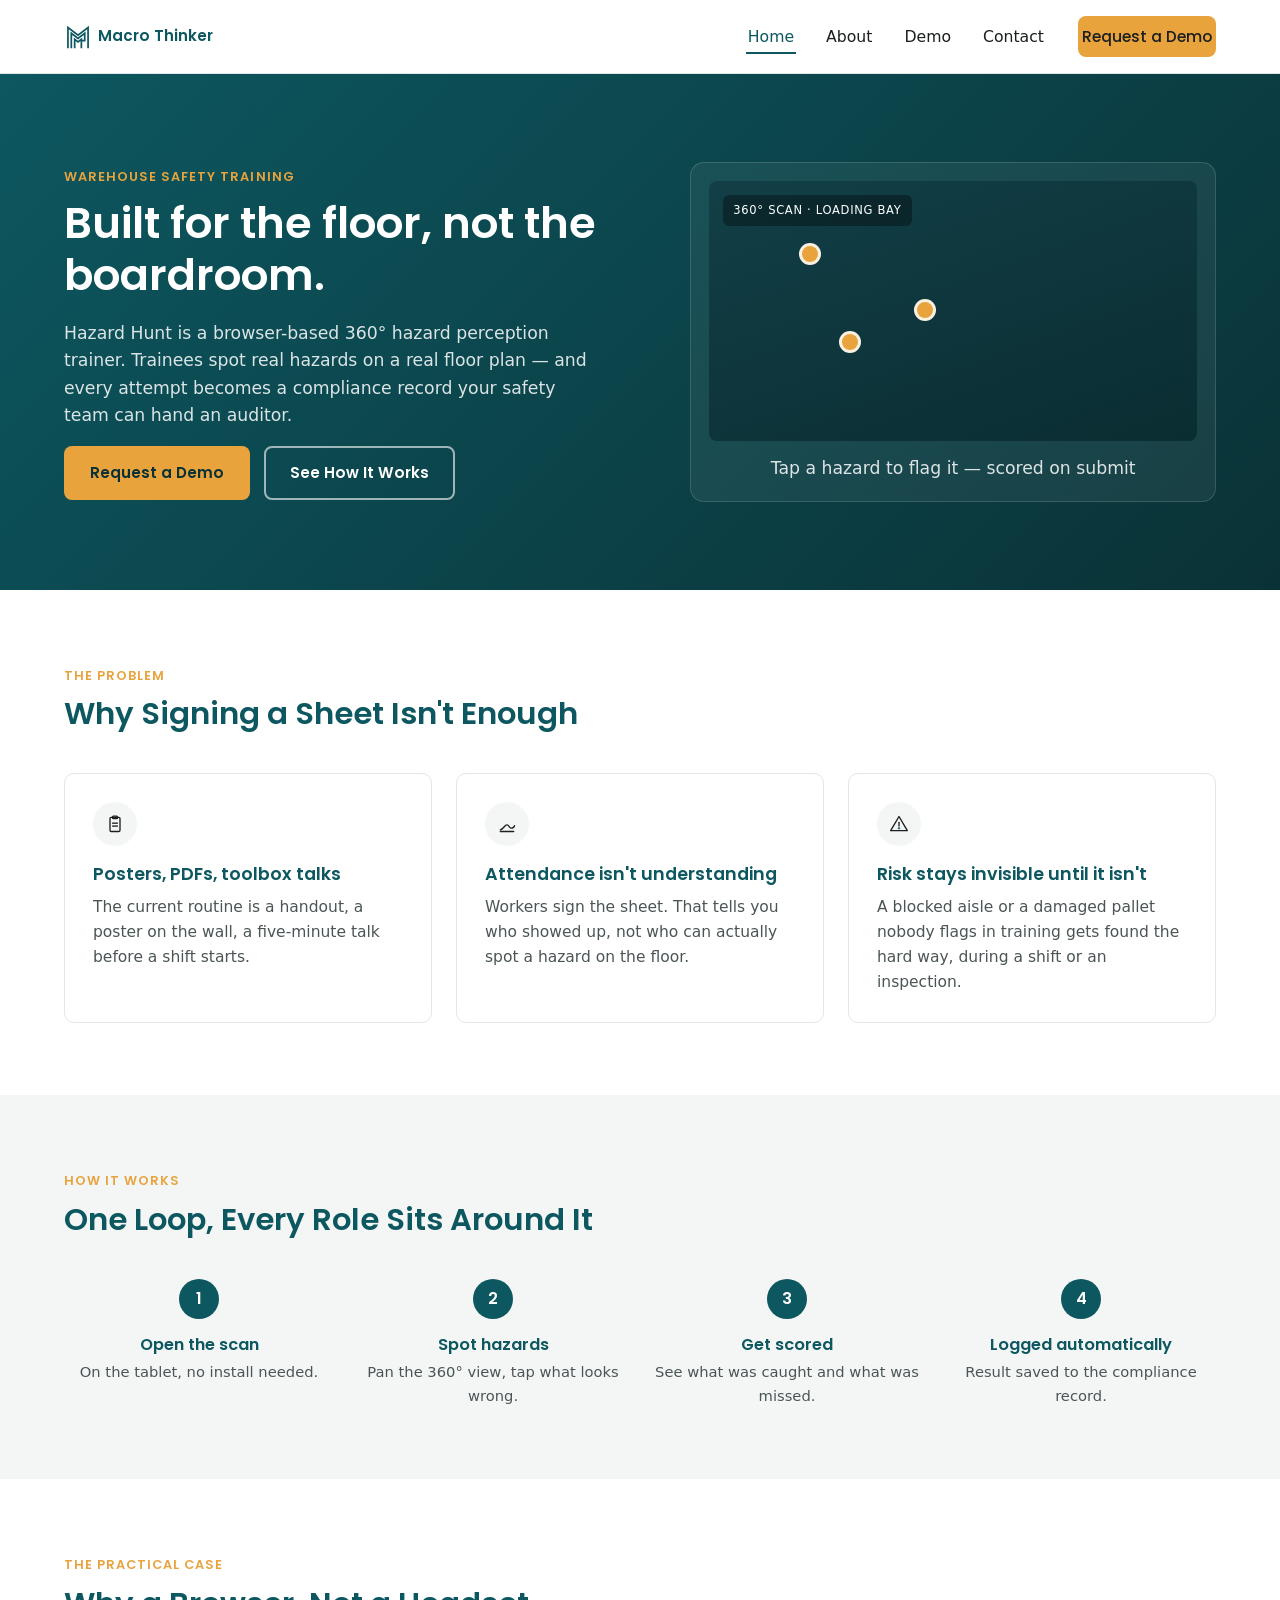
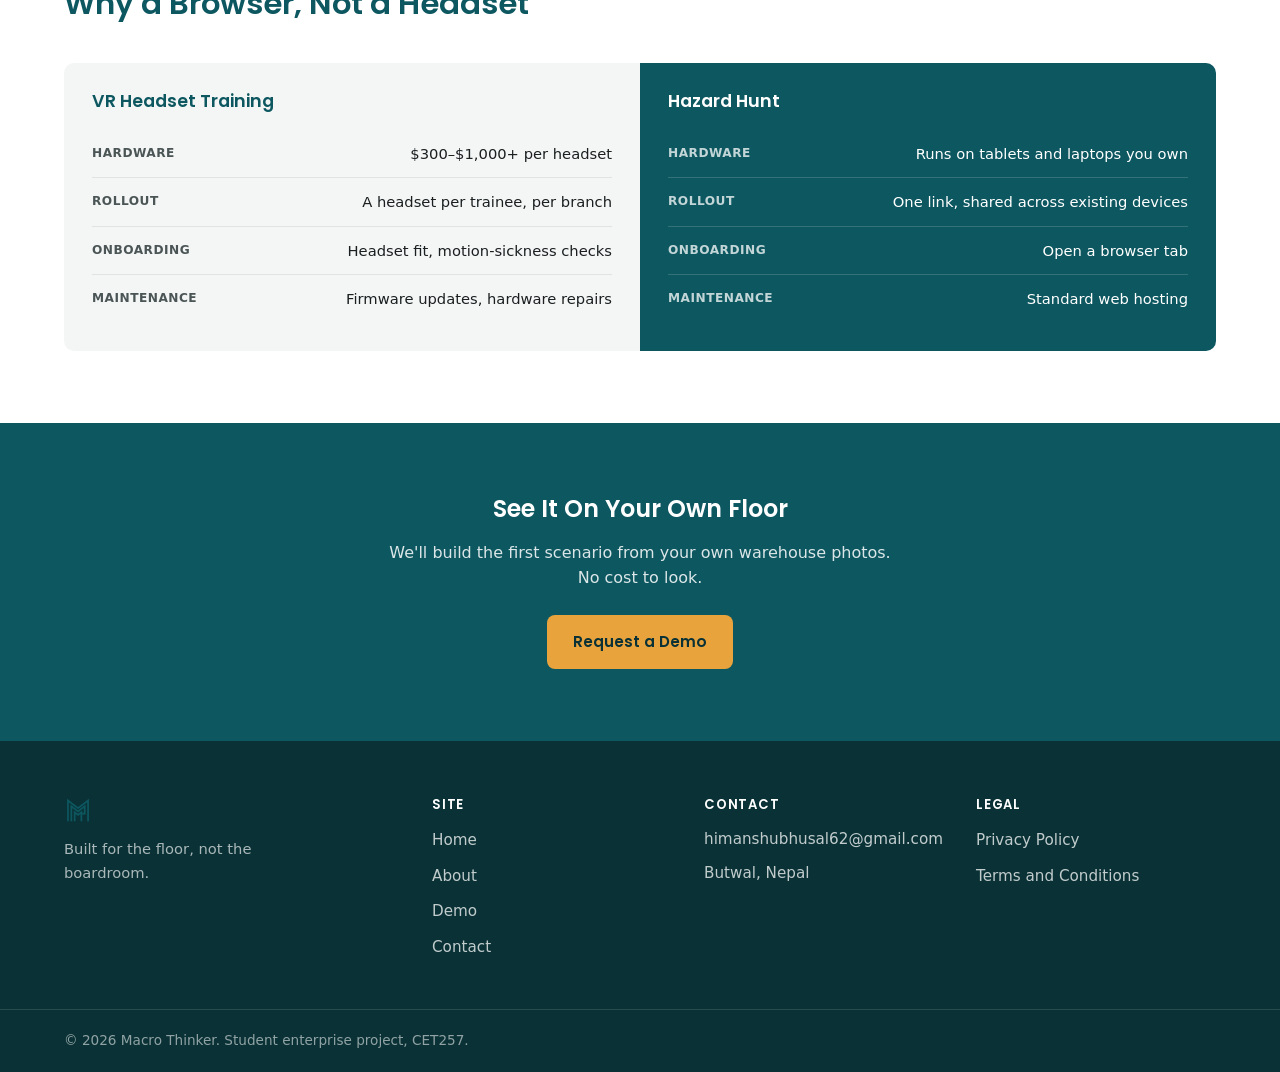
<file: index.html>
<!doctype html>
<html lang="en">
  <head>
    <meta charset="UTF-8" />
    <meta name="viewport" content="width=device-width, initial-scale=1.0" />
    <title>
      Hazard Hunt — Warehouse Hazard Perception Training | Macro Thinker
    </title>
    <meta
      name="description"
      content="Hazard Hunt is a browser-based 360° hazard perception trainer for warehouse safety. No headsets, no installs — just a scored, auditable compliance record."
    />
    <link rel="icon" href="logo.svg" type="image/svg+xml" />
    <link rel="preconnect" href="https://fonts.googleapis.com" />
    <link rel="preconnect" href="https://fonts.gstatic.com" crossorigin />
    <link
      href="https://fonts.googleapis.com/css2?family=Poppins:wght@600;700&display=swap"
      rel="stylesheet"
    />
    <link rel="stylesheet" href="styles.css" />
  </head>
  <body>
    <header class="site-header">
      <div class="wrap">
        <a href="index.html" class="logo">
          <img src="logo.svg" alt="" />
          <span>Macro Thinker</span>
        </a>
        <nav class="main-nav" id="main-nav">
          <ul>
            <li><a href="index.html" aria-current="page">Home</a></li>
            <li><a href="about.html">About</a></li>
            <li><a href="demo.html">Demo</a></li>
            <li><a href="contact.html">Contact</a></li>
          </ul>
          <a href="contact.html" class="btn btn-primary nav-cta"
            >Request a Demo</a
          >
        </nav>
        <button
          class="nav-toggle"
          id="nav-toggle"
          aria-label="Toggle navigation"
          aria-expanded="false"
          aria-controls="main-nav"
        >
          <span></span><span></span><span></span>
        </button>
      </div>
    </header>

    <main>
      <section class="hero hero--home">
        <div class="wrap">
          <div class="hero__copy">
            <span class="eyebrow">Warehouse Safety Training</span>
            <h1>Built for the floor, not the boardroom.</h1>
            <p>
              Hazard Hunt is a browser-based 360&deg; hazard perception trainer.
              Trainees spot real hazards on a real floor plan &mdash; and every
              attempt becomes a compliance record your safety team can hand an
              auditor.
            </p>
            <div class="btn-group">
              <a href="contact.html" class="btn btn-primary">Request a Demo</a>
              <a href="demo.html" class="btn btn-outline">See How It Works</a>
            </div>
          </div>
          <div class="hero__visual">
            <div class="scan-device">
              <div class="scan-device__screen">
                <span class="scan-device__label"
                  >360&deg; Scan &middot; Loading Bay</span
                >
                <span class="hazard-dot" style="top: 62px; left: 90px"></span>
                <span class="hazard-dot" style="top: 118px; left: 205px"></span>
                <span class="hazard-dot" style="top: 150px; left: 130px"></span>
              </div>
              <p class="scan-device__caption">
                Tap a hazard to flag it &mdash; scored on submit
              </p>
            </div>
          </div>
        </div>
      </section>

      <section class="section">
        <div class="wrap">
          <div class="section-heading">
            <span class="eyebrow">The Problem</span>
            <h2>Why Signing a Sheet Isn't Enough</h2>
          </div>
          <div class="card-grid">
            <div class="card">
              <div class="card__icon">
                <svg
                  viewBox="0 0 24 24"
                  fill="none"
                  xmlns="http://www.w3.org/2000/svg"
                  aria-hidden="true"
                >
                  <rect
                    x="6"
                    y="4"
                    width="12"
                    height="17"
                    rx="1.5"
                    stroke="currentColor"
                    stroke-width="1.6"
                  />
                  <rect
                    x="9"
                    y="2.5"
                    width="6"
                    height="3"
                    rx="1"
                    stroke="currentColor"
                    stroke-width="1.6"
                  />
                  <line
                    x1="8.5"
                    y1="11"
                    x2="15.5"
                    y2="11"
                    stroke="currentColor"
                    stroke-width="1.6"
                  />
                  <line
                    x1="8.5"
                    y1="14.5"
                    x2="15.5"
                    y2="14.5"
                    stroke="currentColor"
                    stroke-width="1.6"
                  />
                </svg>
              </div>
              <h3>Posters, PDFs, toolbox talks</h3>
              <p>
                The current routine is a handout, a poster on the wall, a
                five-minute talk before a shift starts.
              </p>
            </div>
            <div class="card">
              <div class="card__icon">
                <svg
                  viewBox="0 0 24 24"
                  fill="none"
                  xmlns="http://www.w3.org/2000/svg"
                  aria-hidden="true"
                >
                  <path
                    d="M4 19c4-1 5-6 8-6s2 4 5 4 4-3 4-3"
                    stroke="currentColor"
                    stroke-width="1.6"
                    stroke-linecap="round"
                  />
                  <line
                    x1="4"
                    y1="21"
                    x2="20"
                    y2="21"
                    stroke="currentColor"
                    stroke-width="1.6"
                    stroke-linecap="round"
                  />
                </svg>
              </div>
              <h3>Attendance isn't understanding</h3>
              <p>
                Workers sign the sheet. That tells you who showed up, not who
                can actually spot a hazard on the floor.
              </p>
            </div>
            <div class="card">
              <div class="card__icon">
                <svg
                  viewBox="0 0 24 24"
                  fill="none"
                  xmlns="http://www.w3.org/2000/svg"
                  aria-hidden="true"
                >
                  <path
                    d="M12 3 L22 20 H2 Z"
                    stroke="currentColor"
                    stroke-width="1.6"
                    stroke-linejoin="round"
                  />
                  <line
                    x1="12"
                    y1="10"
                    x2="12"
                    y2="14.5"
                    stroke="currentColor"
                    stroke-width="1.6"
                    stroke-linecap="round"
                  />
                  <circle cx="12" cy="17.2" r="0.9" fill="currentColor" />
                </svg>
              </div>
              <h3>Risk stays invisible until it isn't</h3>
              <p>
                A blocked aisle or a damaged pallet nobody flags in training
                gets found the hard way, during a shift or an inspection.
              </p>
            </div>
          </div>
        </div>
      </section>

      <section class="section section--paper">
        <div class="wrap">
          <div class="section-heading">
            <span class="eyebrow">How It Works</span>
            <h2>One Loop, Every Role Sits Around It</h2>
          </div>
          <div class="steps-row">
            <div class="step">
              <div class="step__num">1</div>
              <h3>Open the scan</h3>
              <p>On the tablet, no install needed.</p>
            </div>
            <div class="step">
              <div class="step__num">2</div>
              <h3>Spot hazards</h3>
              <p>Pan the 360&deg; view, tap what looks wrong.</p>
            </div>
            <div class="step">
              <div class="step__num">3</div>
              <h3>Get scored</h3>
              <p>See what was caught and what was missed.</p>
            </div>
            <div class="step">
              <div class="step__num">4</div>
              <h3>Logged automatically</h3>
              <p>Result saved to the compliance record.</p>
            </div>
          </div>
        </div>
      </section>

      <section class="section">
        <div class="wrap">
          <div class="section-heading">
            <span class="eyebrow">The Practical Case</span>
            <h2>Why a Browser, Not a Headset</h2>
          </div>
          <div class="compare">
            <div class="compare__col compare__col--light">
              <h3>VR Headset Training</h3>
              <div class="compare__row">
                <span class="compare__label">Hardware</span>
                <span class="compare__value"
                  >$300&ndash;$1,000+ per headset</span
                >
              </div>
              <div class="compare__row">
                <span class="compare__label">Rollout</span>
                <span class="compare__value"
                  >A headset per trainee, per branch</span
                >
              </div>
              <div class="compare__row">
                <span class="compare__label">Onboarding</span>
                <span class="compare__value"
                  >Headset fit, motion-sickness checks</span
                >
              </div>
              <div class="compare__row">
                <span class="compare__label">Maintenance</span>
                <span class="compare__value"
                  >Firmware updates, hardware repairs</span
                >
              </div>
            </div>
            <div class="compare__col compare__col--dark">
              <h3>Hazard Hunt</h3>
              <div class="compare__row">
                <span class="compare__label">Hardware</span>
                <span class="compare__value"
                  >Runs on tablets and laptops you own</span
                >
              </div>
              <div class="compare__row">
                <span class="compare__label">Rollout</span>
                <span class="compare__value"
                  >One link, shared across existing devices</span
                >
              </div>
              <div class="compare__row">
                <span class="compare__label">Onboarding</span>
                <span class="compare__value">Open a browser tab</span>
              </div>
              <div class="compare__row">
                <span class="compare__label">Maintenance</span>
                <span class="compare__value">Standard web hosting</span>
              </div>
            </div>
          </div>
        </div>
      </section>

      <section class="section section--teal">
        <div class="wrap cta-band">
          <h2>See It On Your Own Floor</h2>
          <p>
            We'll build the first scenario from your own warehouse photos. No
            cost to look.
          </p>
          <a href="contact.html" class="btn btn-primary">Request a Demo</a>
        </div>
      </section>
    </main>

    <footer class="site-footer">
      <div class="wrap">
        <div class="footer-grid">
          <div class="footer-brand">
            <a href="index.html" class="logo">
              <img src="logo.svg" alt="" />
            </a>
            <p>Built for the floor, not the boardroom.</p>
          </div>
          <div class="footer-col">
            <h4>Site</h4>
            <ul>
              <li><a href="index.html">Home</a></li>
              <li><a href="about.html">About</a></li>
              <li><a href="demo.html">Demo</a></li>
              <li><a href="contact.html">Contact</a></li>
            </ul>
          </div>
          <div class="footer-col">
            <h4>Contact</h4>
            <p>
              <a href="mailto:himanshubhusal62@gmail.com"
                >himanshubhusal62@gmail.com</a
              >
            </p>
            <p>Butwal, Nepal</p>
          </div>
          <div class="footer-col">
            <h4>Legal</h4>
            <ul>
              <li><a href="privacy-policy.html">Privacy Policy</a></li>
              <li>
                <a href="terms-and-conditions.html">Terms and Conditions</a>
              </li>
            </ul>
          </div>
        </div>
      </div>
      <div class="footer-bottom">
        <div class="wrap">
          &copy; 2026 Macro Thinker. Student enterprise project, CET257.
        </div>
      </div>
    </footer>

    <script src="script.js"></script>
  </body>
</html>
</file>
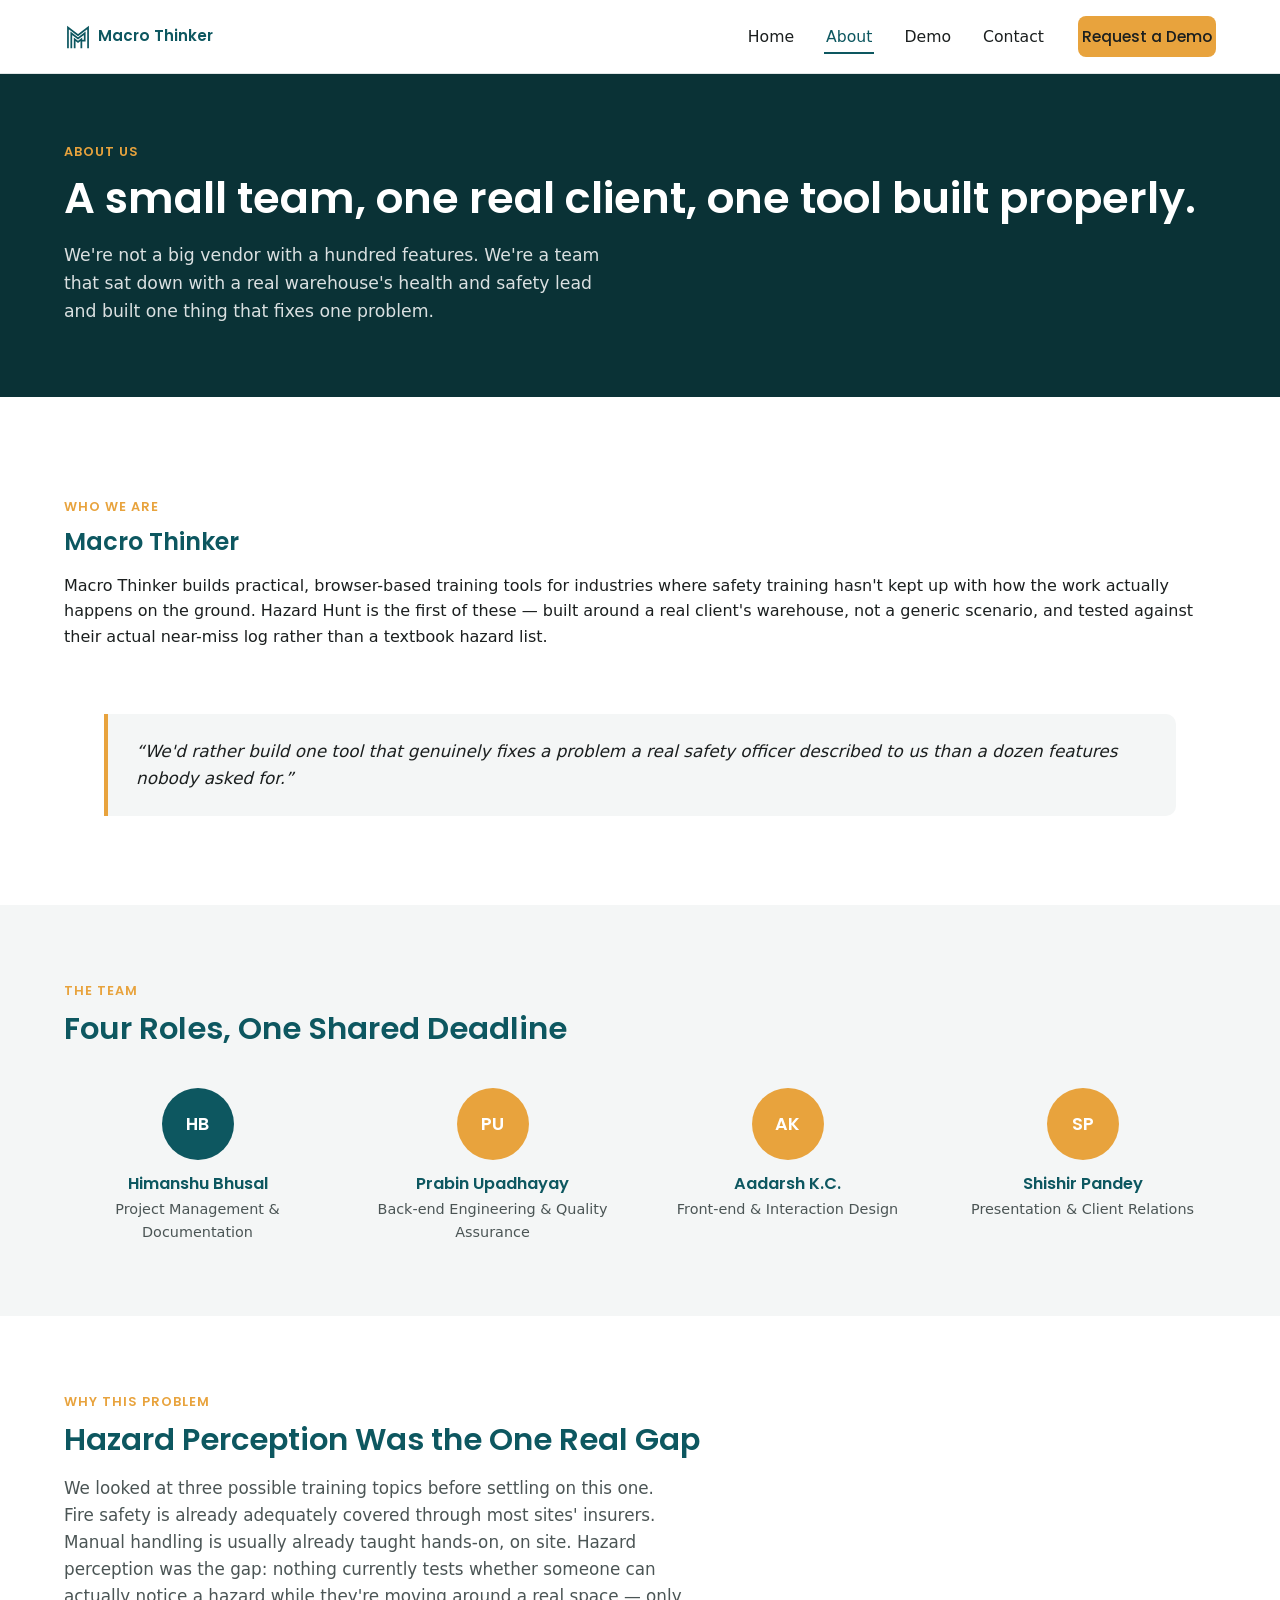
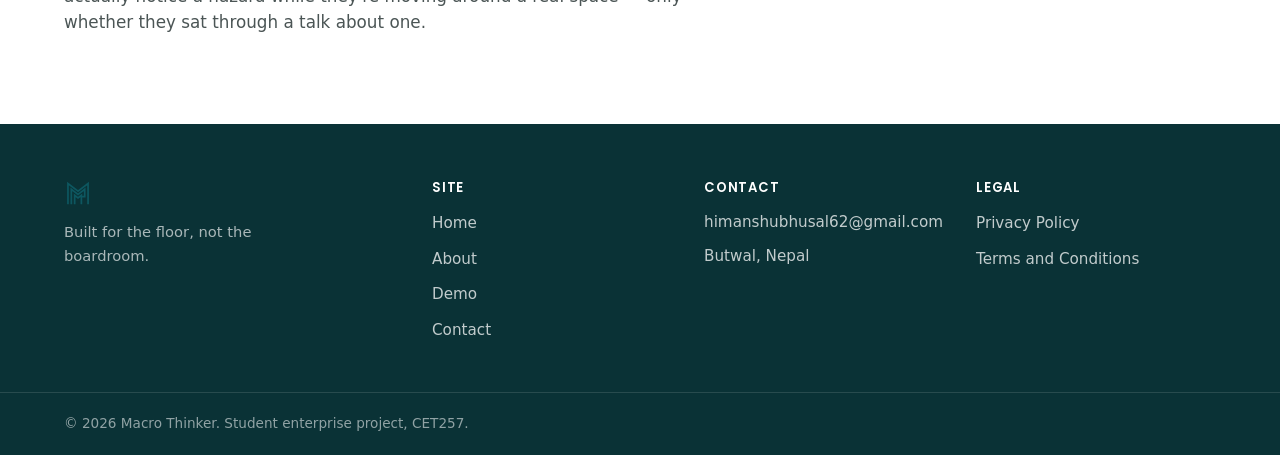
<file: about.html>
<!doctype html>
<html lang="en">
  <head>
    <meta charset="UTF-8" />
    <meta name="viewport" content="width=device-width, initial-scale=1.0" />
    <title>About Macro Thinker — Warehouse Hazard Perception Training</title>
    <meta
      name="description"
      content="Macro Thinker is a small team that built Hazard Hunt around one real warehouse client's near-miss log, not a generic training scenario."
    />
    <link rel="icon" href="logo.svg" type="image/svg+xml" />
    <link rel="preconnect" href="https://fonts.googleapis.com" />
    <link rel="preconnect" href="https://fonts.gstatic.com" crossorigin />
    <link
      href="https://fonts.googleapis.com/css2?family=Poppins:wght@600;700&display=swap"
      rel="stylesheet"
    />
    <link rel="stylesheet" href="styles.css" />
  </head>
  <body>
    <header class="site-header">
      <div class="wrap">
        <a href="index.html" class="logo">
          <img src="logo.svg" alt="" />
          <span>Macro Thinker</span>
        </a>
        <nav class="main-nav" id="main-nav">
          <ul>
            <li><a href="index.html">Home</a></li>
            <li><a href="about.html" aria-current="page">About</a></li>
            <li><a href="demo.html">Demo</a></li>
            <li><a href="contact.html">Contact</a></li>
          </ul>
          <a href="contact.html" class="btn btn-primary nav-cta"
            >Request a Demo</a
          >
        </nav>
        <button
          class="nav-toggle"
          id="nav-toggle"
          aria-label="Toggle navigation"
          aria-expanded="false"
          aria-controls="main-nav"
        >
          <span></span><span></span><span></span>
        </button>
      </div>
    </header>

    <main>
      <section class="hero hero--page">
        <div class="wrap">
          <div class="hero__copy">
            <span class="eyebrow">About Us</span>
            <h1>A small team, one real client, one tool built properly.</h1>
            <p>
              We're not a big vendor with a hundred features. We're a team that
              sat down with a real warehouse's health and safety lead and built
              one thing that fixes one problem.
            </p>
          </div>
        </div>
      </section>

      <section class="section">
        <div class="wrap">
          <div class="about-copy">
            <div>
              <span class="eyebrow">Who We Are</span>
              <h2>Macro Thinker</h2>
              <p>
                Macro Thinker builds practical, browser-based training tools for
                industries where safety training hasn't kept up with how the
                work actually happens on the ground. Hazard Hunt is the first of
                these &mdash; built around a real client's warehouse, not a
                generic scenario, and tested against their actual near-miss log
                rather than a textbook hazard list.
              </p>
            </div>
            <blockquote class="quote-block">
              &ldquo;We'd rather build one tool that genuinely fixes a problem a
              real safety officer described to us than a dozen features nobody
              asked for.&rdquo;
            </blockquote>
          </div>
        </div>
      </section>

      <section class="section section--paper">
        <div class="wrap">
          <div class="section-heading">
            <span class="eyebrow">The Team</span>
            <h2>Four Roles, One Shared Deadline</h2>
          </div>
          <div class="team-grid">
            <div class="team-member">
              <div class="team-member__avatar team-member__avatar--teal">
                HB
              </div>
              <h3>Himanshu Bhusal</h3>
              <p>Project Management &amp; Documentation</p>
            </div>
            <div class="team-member">
              <div class="team-member__avatar team-member__avatar--amber">
                PU
              </div>
              <h3>Prabin Upadhayay</h3>
              <p>Back-end Engineering &amp; Quality Assurance</p>
            </div>
            <div class="team-member">
              <div class="team-member__avatar team-member__avatar--amber">
                AK
              </div>
              <h3>Aadarsh K.C.</h3>
              <p>Front-end &amp; Interaction Design</p>
            </div>
            <div class="team-member">
              <div class="team-member__avatar team-member__avatar--amber">
                SP
              </div>
              <h3>Shishir Pandey</h3>
              <p>Presentation &amp; Client Relations</p>
            </div>
          </div>
        </div>
      </section>

      <section class="section">
        <div class="wrap">
          <div class="section-heading">
            <span class="eyebrow">Why This Problem</span>
            <h2>Hazard Perception Was the One Real Gap</h2>
          </div>
          <p class="lede">
            We looked at three possible training topics before settling on this
            one. Fire safety is already adequately covered through most sites'
            insurers. Manual handling is usually already taught hands-on, on
            site. Hazard perception was the gap: nothing currently tests whether
            someone can actually notice a hazard while they're moving around a
            real space &mdash; only whether they sat through a talk about one.
          </p>
        </div>
      </section>
    </main>

    <footer class="site-footer">
      <div class="wrap">
        <div class="footer-grid">
          <div class="footer-brand">
            <a href="index.html" class="logo">
              <img src="logo.svg" alt="" />
            </a>
            <p>Built for the floor, not the boardroom.</p>
          </div>
          <div class="footer-col">
            <h4>Site</h4>
            <ul>
              <li><a href="index.html">Home</a></li>
              <li><a href="about.html">About</a></li>
              <li><a href="demo.html">Demo</a></li>
              <li><a href="contact.html">Contact</a></li>
            </ul>
          </div>
          <div class="footer-col">
            <h4>Contact</h4>
            <p>
              <a href="mailto:himanshubhusal62@gmail.com"
                >himanshubhusal62@gmail.com</a
              >
            </p>
            <p>Butwal, Nepal</p>
          </div>
          <div class="footer-col">
            <h4>Legal</h4>
            <ul>
              <li><a href="privacy-policy.html">Privacy Policy</a></li>
              <li>
                <a href="terms-and-conditions.html">Terms and Conditions</a>
              </li>
            </ul>
          </div>
        </div>
      </div>
      <div class="footer-bottom">
        <div class="wrap">
          &copy; 2026 Macro Thinker. Student enterprise project, CET257.
        </div>
      </div>
    </footer>

    <script src="script.js"></script>
  </body>
</html>
</file>
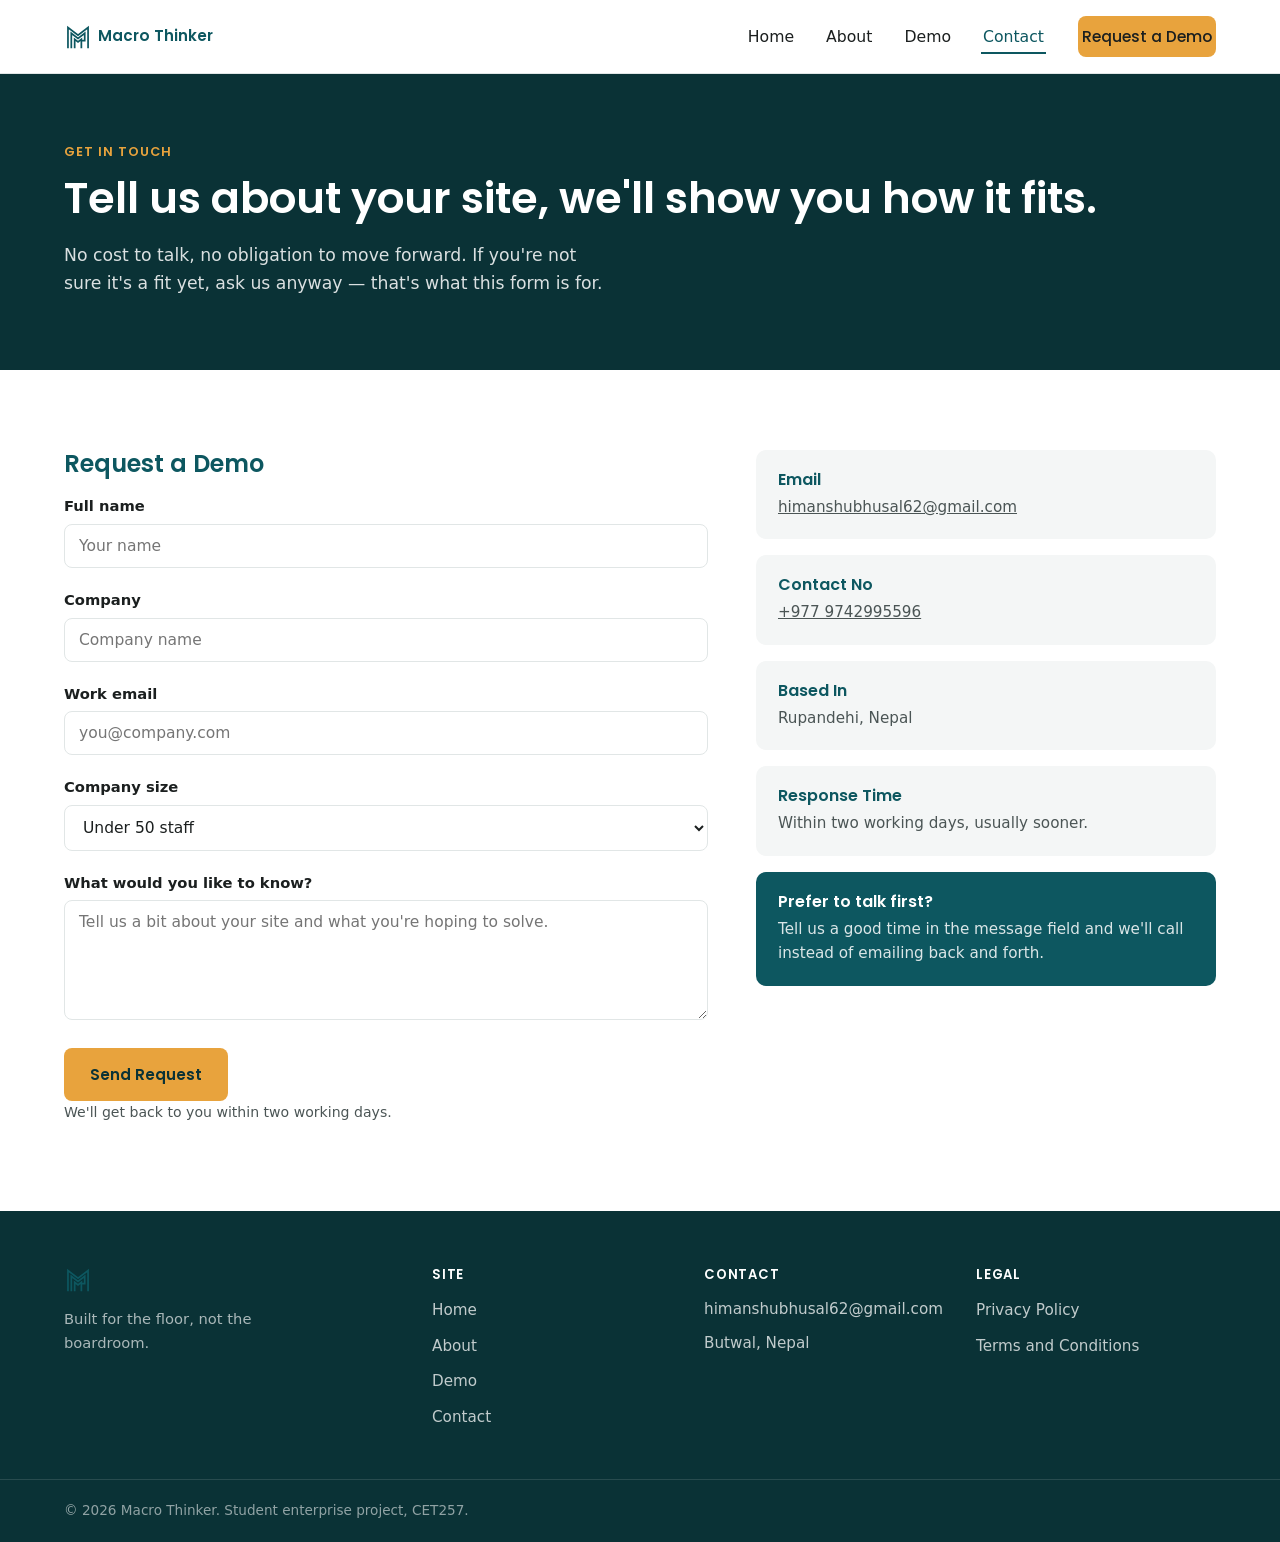
<file: contact.html>
<!doctype html>
<html lang="en">
  <head>
    <meta charset="UTF-8" />
    <meta name="viewport" content="width=device-width, initial-scale=1.0" />
    <title>Contact Macro Thinker — Request a Hazard Hunt Demo</title>
    <meta
      name="description"
      content="Tell us about your warehouse and we'll show you how Hazard Hunt's browser-based hazard perception training fits your site."
    />
    <link rel="icon" href="logo.svg" type="image/svg+xml" />
    <link rel="preconnect" href="https://fonts.googleapis.com" />
    <link rel="preconnect" href="https://fonts.gstatic.com" crossorigin />
    <link
      href="https://fonts.googleapis.com/css2?family=Poppins:wght@600;700&display=swap"
      rel="stylesheet"
    />
    <link rel="stylesheet" href="styles.css" />
  </head>
  <body>
    <header class="site-header">
      <div class="wrap">
        <a href="index.html" class="logo">
          <img src="logo.svg" alt="" />
          <span>Macro Thinker</span>
        </a>
        <nav class="main-nav" id="main-nav">
          <ul>
            <li><a href="index.html">Home</a></li>
            <li><a href="about.html">About</a></li>
            <li><a href="demo.html">Demo</a></li>
            <li><a href="contact.html" aria-current="page">Contact</a></li>
          </ul>
          <a href="contact.html" class="btn btn-primary nav-cta"
            >Request a Demo</a
          >
        </nav>
        <button
          class="nav-toggle"
          id="nav-toggle"
          aria-label="Toggle navigation"
          aria-expanded="false"
          aria-controls="main-nav"
        >
          <span></span><span></span><span></span>
        </button>
      </div>
    </header>

    <main>
      <section class="hero hero--page">
        <div class="wrap">
          <div class="hero__copy">
            <span class="eyebrow">Get In Touch</span>
            <h1>Tell us about your site, we'll show you how it fits.</h1>
            <p>
              No cost to talk, no obligation to move forward. If you're not sure
              it's a fit yet, ask us anyway &mdash; that's what this form is
              for.
            </p>
          </div>
        </div>
      </section>

      <section class="section">
        <div class="wrap">
          <div class="contact-layout">
            <div class="contact-form">
              <h2>Request a Demo</h2>
              
              <form
                id="contact-form"
                action="https://formspree.io/f/maeqepqv"
                method="POST"
                novalidate
              >
                <div class="form-field" data-field="name">
                  <label for="name">Full name</label>
                  <input
                    type="text"
                    id="name"
                    name="name"
                    placeholder="Your name"
                    required
                  />
                  <p class="field-error-msg">Please enter your name.</p>
                </div>

                <div class="form-field" data-field="company">
                  <label for="company">Company</label>
                  <input
                    type="text"
                    id="company"
                    name="company"
                    placeholder="Company name"
                    required
                  />
                  <p class="field-error-msg">Please enter your company name.</p>
                </div>

                <div class="form-field" data-field="email">
                  <label for="email">Work email</label>
                  <input
                    type="email"
                    id="email"
                    name="email"
                    placeholder="you@company.com"
                    required
                  />
                  <p class="field-error-msg">
                    Please enter a valid email address.
                  </p>
                </div>

                <div class="form-field" data-field="company_size">
                  <label for="company_size">Company size</label>
                  <select id="company_size" name="company_size">
                    <option value="Under 50 staff" selected>
                      Under 50 staff
                    </option>
                    <option value="50-200 staff">50&ndash;200 staff</option>
                    <option value="200-500 staff">200&ndash;500 staff</option>
                    <option value="500+ staff">500+ staff</option>
                  </select>
                </div>

                <div class="form-field" data-field="message">
                  <label for="message">What would you like to know?</label>
                  <textarea
                    id="message"
                    name="message"
                    placeholder="Tell us a bit about your site and what you're hoping to solve."
                    required
                  ></textarea>
                  <p class="field-error-msg">
                    Let us know a little about what you need.
                  </p>
                </div>

                <button type="submit" class="btn btn-primary">
                  Send Request
                </button>
                <p class="form-note">
                  We'll get back to you within two working days.
                </p>
                <p class="form-status" role="status" aria-live="polite"></p>
              </form>
            </div>

            <div class="info-cards">
              <div class="info-card">
                <h3>Email</h3>
                <p>
                  <a href="mailto:himanshubhusal62@gmail.com"
                    >himanshubhusal62@gmail.com</a
                  >
                </p>
              </div>
              <div class="info-card">
                <h3>Contact No</h3>
                <p><a href="tel:+9779742995596">+977 9742995596</a></p>
              </div>
              <div class="info-card">
                <h3>Based In</h3>
                <p>Rupandehi, Nepal</p>
              </div>
              <div class="info-card">
                <h3>Response Time</h3>
                <p>Within two working days, usually sooner.</p>
              </div>
              <div class="info-card info-card--dark">
                <h3>Prefer to talk first?</h3>
                <p>
                  Tell us a good time in the message field and we'll call
                  instead of emailing back and forth.
                </p>
              </div>
            </div>
          </div>
        </div>
      </section>
    </main>

    <footer class="site-footer">
      <div class="wrap">
        <div class="footer-grid">
          <div class="footer-brand">
            <a href="index.html" class="logo">
              <img src="logo.svg" alt="" />
            </a>
            <p>Built for the floor, not the boardroom.</p>
          </div>
          <div class="footer-col">
            <h4>Site</h4>
            <ul>
              <li><a href="index.html">Home</a></li>
              <li><a href="about.html">About</a></li>
              <li><a href="demo.html">Demo</a></li>
              <li><a href="contact.html">Contact</a></li>
            </ul>
          </div>
          <div class="footer-col">
            <h4>Contact</h4>
            <p>
              <a href="mailto:himanshubhusal62@gmail.com"
                >himanshubhusal62@gmail.com</a
              >
            </p>
            <p>Butwal, Nepal</p>
          </div>
          <div class="footer-col">
            <h4>Legal</h4>
            <ul>
              <li><a href="privacy-policy.html">Privacy Policy</a></li>
              <li>
                <a href="terms-and-conditions.html">Terms and Conditions</a>
              </li>
            </ul>
          </div>
        </div>
      </div>
      <div class="footer-bottom">
        <div class="wrap">
          &copy; 2026 Macro Thinker. Student enterprise project, CET257.
        </div>
      </div>
    </footer>

    <script src="script.js"></script>
  </body>
</html>
</file>
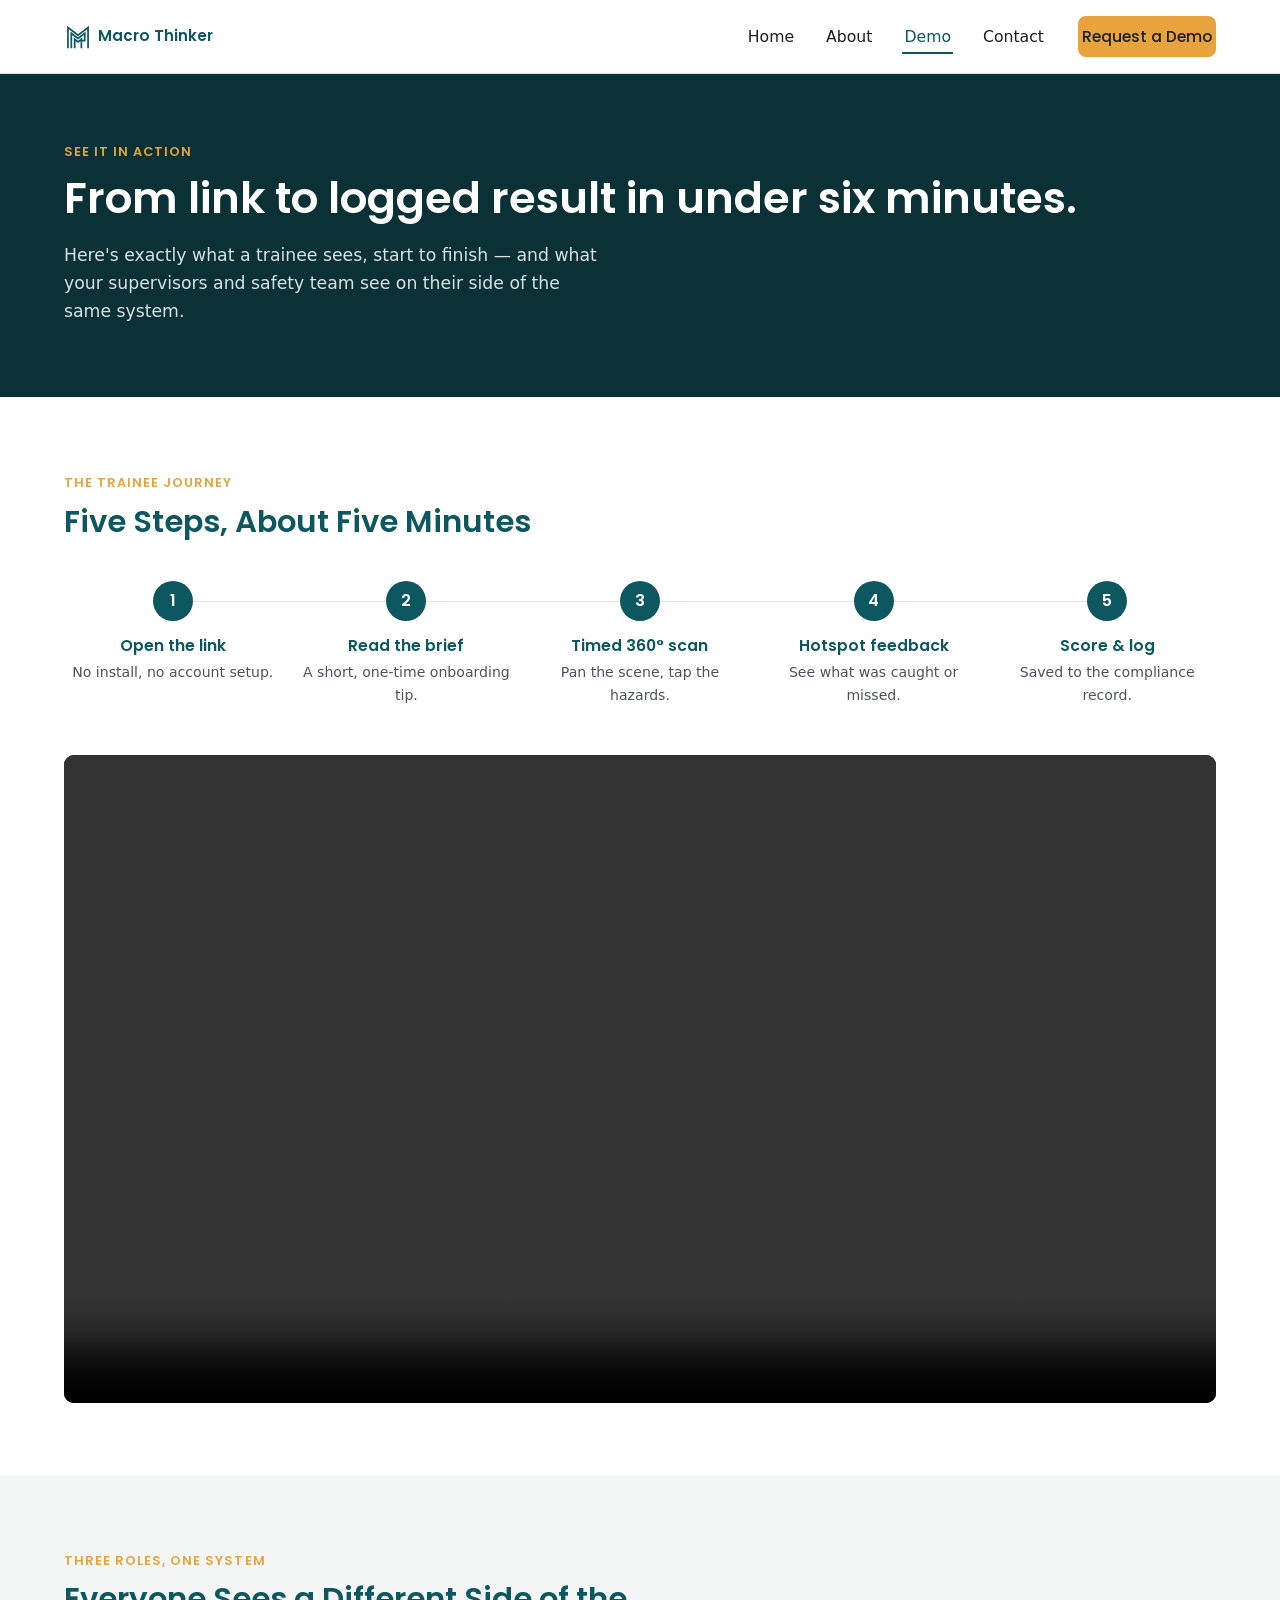
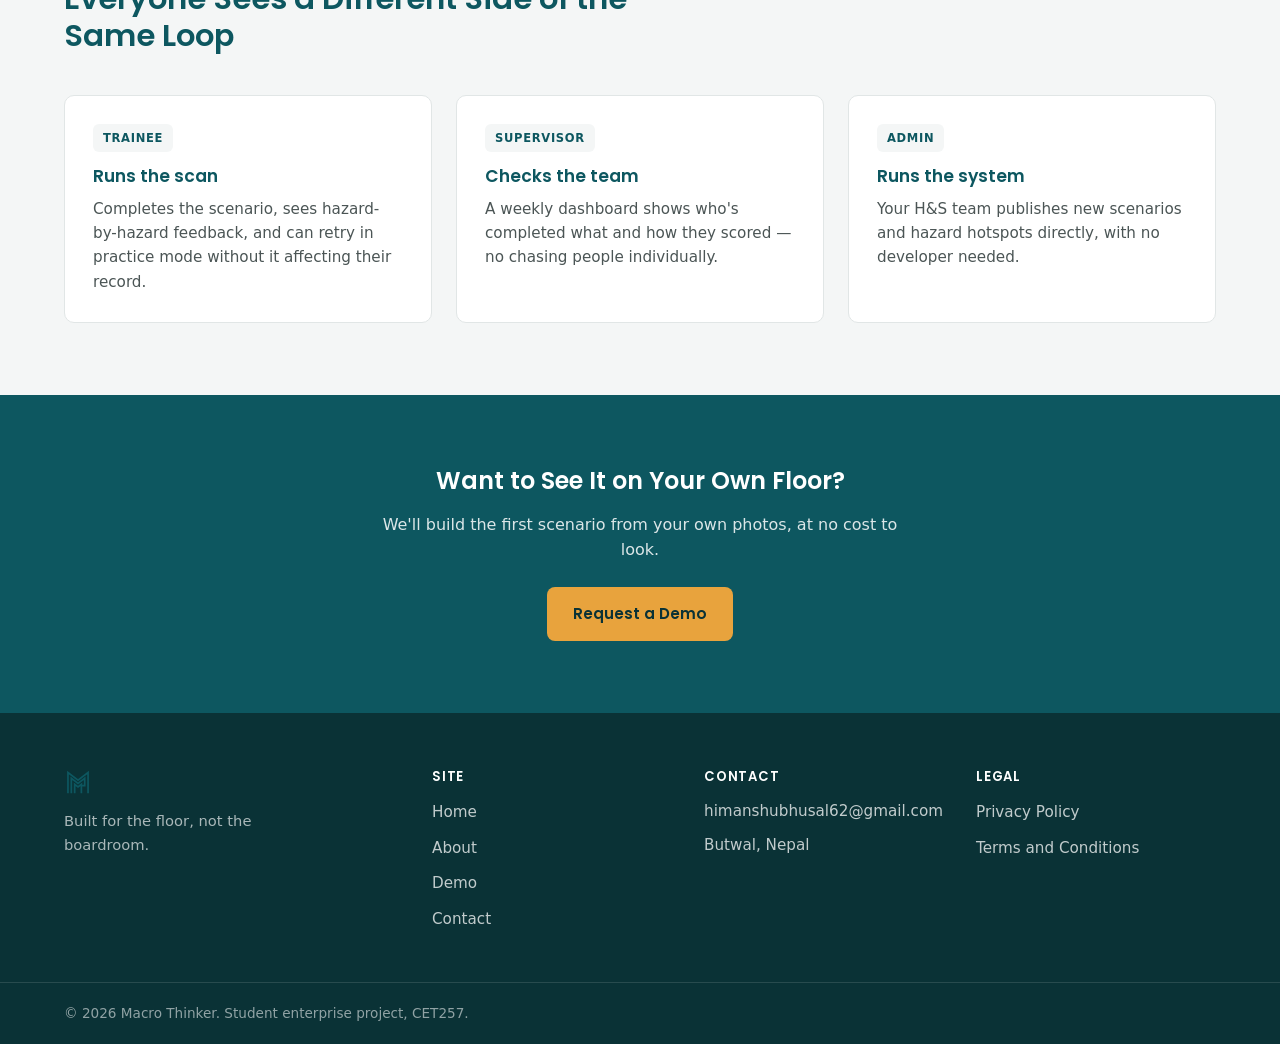
<file: demo.html>
<!doctype html>
<html lang="en">
  <head>
    <meta charset="UTF-8" />
    <meta name="viewport" content="width=device-width, initial-scale=1.0" />
    <title>Demo — See Hazard Hunt in Action | Macro Thinker</title>
    <meta
      name="description"
      content="Walk through the five-step trainee journey, watch the Hazard Hunt promo video, and see what trainees, supervisors, and admins each get from Hazard Hunt."
    />
    <link rel="icon" href="logo.svg" type="image/svg+xml" />
    <link rel="preconnect" href="https://fonts.googleapis.com" />
    <link rel="preconnect" href="https://fonts.gstatic.com" crossorigin />
    <link
      href="https://fonts.googleapis.com/css2?family=Poppins:wght@600;700&display=swap"
      rel="stylesheet"
    />
    <link rel="stylesheet" href="styles.css" />
  </head>
  <body>
    <header class="site-header">
      <div class="wrap">
        <a href="index.html" class="logo">
          <img src="logo.svg" alt="" />
          <span>Macro Thinker</span>
        </a>
        <nav class="main-nav" id="main-nav">
          <ul>
            <li><a href="index.html">Home</a></li>
            <li><a href="about.html">About</a></li>
            <li><a href="demo.html" aria-current="page">Demo</a></li>
            <li><a href="contact.html">Contact</a></li>
          </ul>
          <a href="contact.html" class="btn btn-primary nav-cta"
            >Request a Demo</a
          >
        </nav>
        <button
          class="nav-toggle"
          id="nav-toggle"
          aria-label="Toggle navigation"
          aria-expanded="false"
          aria-controls="main-nav"
        >
          <span></span><span></span><span></span>
        </button>
      </div>
    </header>

    <main>
      <section class="hero hero--page">
        <div class="wrap">
          <div class="hero__copy">
            <span class="eyebrow">See It In Action</span>
            <h1>From link to logged result in under six minutes.</h1>
            <p>
              Here's exactly what a trainee sees, start to finish &mdash; and
              what your supervisors and safety team see on their side of the
              same system.
            </p>
          </div>
        </div>
      </section>

      <section class="section">
        <div class="wrap">
          <div class="section-heading">
            <span class="eyebrow">The Trainee Journey</span>
            <h2>Five Steps, About Five Minutes</h2>
          </div>
          <div class="journey-row">
            <div class="journey-step">
              <div class="journey-step__num">1</div>
              <h3>Open the link</h3>
              <p>No install, no account setup.</p>
            </div>
            <div class="journey-step">
              <div class="journey-step__num">2</div>
              <h3>Read the brief</h3>
              <p>A short, one-time onboarding tip.</p>
            </div>
            <div class="journey-step">
              <div class="journey-step__num">3</div>
              <h3>Timed 360&deg; scan</h3>
              <p>Pan the scene, tap the hazards.</p>
            </div>
            <div class="journey-step">
              <div class="journey-step__num">4</div>
              <h3>Hotspot feedback</h3>
              <p>See what was caught or missed.</p>
            </div>
            <div class="journey-step">
              <div class="journey-step__num">5</div>
              <h3>Score &amp; log</h3>
              <p>Saved to the compliance record.</p>
            </div>
          </div>

          <div class="demo-video-frame">
            <video
              class="demo-video"
              muted
              loop
              playsinline
              controls
              preload="metadata"
              aria-label="Hazard Hunt promotional video"
            >
              <source src="Hazard%20hunt%20promo.mp4" type="video/mp4" />
              Your browser does not support HTML video.
            </video>
          </div>
        </div>
      </section>

      <section class="section section--paper">
        <div class="wrap">
          <div class="section-heading">
            <span class="eyebrow">Three Roles, One System</span>
            <h2>Everyone Sees a Different Side of the Same Loop</h2>
          </div>
          <div class="role-grid">
            <div class="role-card">
              <span class="role-badge">Trainee</span>
              <h3>Runs the scan</h3>
              <p>
                Completes the scenario, sees hazard-by-hazard feedback, and can
                retry in practice mode without it affecting their record.
              </p>
            </div>
            <div class="role-card">
              <span class="role-badge">Supervisor</span>
              <h3>Checks the team</h3>
              <p>
                A weekly dashboard shows who's completed what and how they
                scored &mdash; no chasing people individually.
              </p>
            </div>
            <div class="role-card">
              <span class="role-badge">Admin</span>
              <h3>Runs the system</h3>
              <p>
                Your H&amp;S team publishes new scenarios and hazard hotspots
                directly, with no developer needed.
              </p>
            </div>
          </div>
        </div>
      </section>

      <section class="section section--teal">
        <div class="wrap cta-band">
          <h2>Want to See It on Your Own Floor?</h2>
          <p>
            We'll build the first scenario from your own photos, at no cost to
            look.
          </p>
          <a href="contact.html" class="btn btn-primary">Request a Demo</a>
        </div>
      </section>
    </main>

    <footer class="site-footer">
      <div class="wrap">
        <div class="footer-grid">
          <div class="footer-brand">
            <a href="index.html" class="logo">
              <img src="logo.svg" alt="" />
            </a>
            <p>Built for the floor, not the boardroom.</p>
          </div>
          <div class="footer-col">
            <h4>Site</h4>
            <ul>
              <li><a href="index.html">Home</a></li>
              <li><a href="about.html">About</a></li>
              <li><a href="demo.html">Demo</a></li>
              <li><a href="contact.html">Contact</a></li>
            </ul>
          </div>
          <div class="footer-col">
            <h4>Contact</h4>
            <p>
              <a href="mailto:himanshubhusal62@gmail.com"
                >himanshubhusal62@gmail.com</a
              >
            </p>
            <p>Butwal, Nepal</p>
          </div>
          <div class="footer-col">
            <h4>Legal</h4>
            <ul>
              <li><a href="privacy-policy.html">Privacy Policy</a></li>
              <li>
                <a href="terms-and-conditions.html">Terms and Conditions</a>
              </li>
            </ul>
          </div>
        </div>
      </div>
      <div class="footer-bottom">
        <div class="wrap">
          &copy; 2026 Macro Thinker. Student enterprise project, CET257.
        </div>
      </div>
    </footer>

    <script src="script.js"></script>
  </body>
</html>
</file>
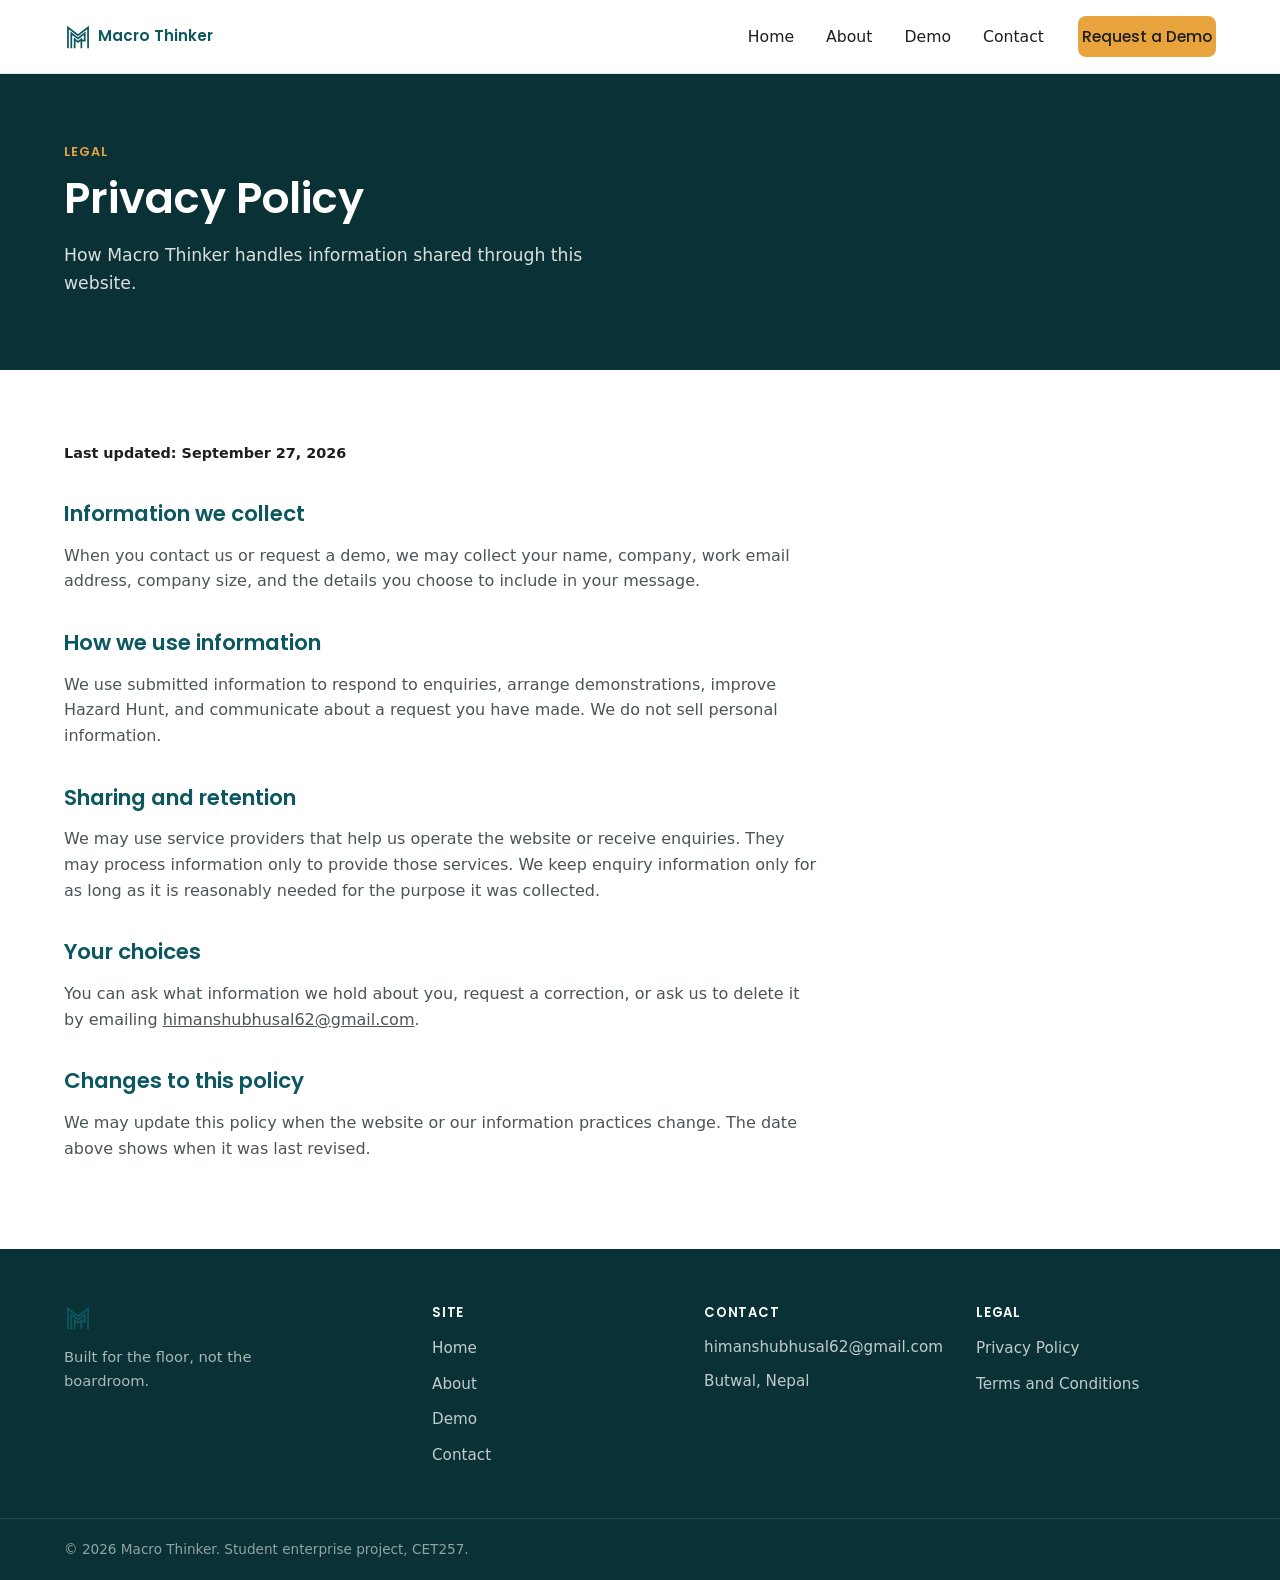
<file: privacy-policy.html>
<!doctype html>
<html lang="en">
  <head>
    <meta charset="UTF-8" />
    <meta name="viewport" content="width=device-width, initial-scale=1.0" />
    <title>Privacy Policy | Macro Thinker</title>
    <meta
      name="description"
      content="Privacy Policy for Macro Thinker and Hazard Hunt."
    />
    <link rel="icon" href="logo.svg" type="image/svg+xml" />
    <link rel="preconnect" href="https://fonts.googleapis.com" />
    <link rel="preconnect" href="https://fonts.gstatic.com" crossorigin />
    <link
      href="https://fonts.googleapis.com/css2?family=Poppins:wght@600;700&display=swap"
      rel="stylesheet"
    />
    <link rel="stylesheet" href="styles.css" />
  </head>
  <body>
    <header class="site-header">
      <div class="wrap">
        <a href="index.html" class="logo"
          ><img src="logo.svg" alt="" /><span>Macro Thinker</span></a
        >
        <nav class="main-nav" id="main-nav">
          <ul>
            <li><a href="index.html">Home</a></li>
            <li><a href="about.html">About</a></li>
            <li><a href="demo.html">Demo</a></li>
            <li><a href="contact.html">Contact</a></li>
          </ul>
          <a href="contact.html" class="btn btn-primary nav-cta"
            >Request a Demo</a
          >
        </nav>
        <button
          class="nav-toggle"
          id="nav-toggle"
          aria-label="Toggle navigation"
          aria-expanded="false"
          aria-controls="main-nav"
        >
          <span></span><span></span><span></span>
        </button>
      </div>
    </header>
    <main>
      <section class="hero hero--page">
        <div class="wrap">
          <div class="hero__copy">
            <span class="eyebrow">Legal</span>
            <h1>Privacy Policy</h1>
            <p>
              How Macro Thinker handles information shared through this website.
            </p>
          </div>
        </div>
      </section>
      <section class="section">
        <div class="wrap legal-content">
          <p class="legal-updated">Last updated: September 27, 2026</p>
          <h2>Information we collect</h2>
          <p>
            When you contact us or request a demo, we may collect your name,
            company, work email address, company size, and the details you
            choose to include in your message.
          </p>
          <h2>How we use information</h2>
          <p>
            We use submitted information to respond to enquiries, arrange
            demonstrations, improve Hazard Hunt, and communicate about a request
            you have made. We do not sell personal information.
          </p>
          <h2>Sharing and retention</h2>
          <p>
            We may use service providers that help us operate the website or
            receive enquiries. They may process information only to provide
            those services. We keep enquiry information only for as long as it
            is reasonably needed for the purpose it was collected.
          </p>
          <h2>Your choices</h2>
          <p>
            You can ask what information we hold about you, request a
            correction, or ask us to delete it by emailing
            <a href="mailto:himanshubhusal62@gmail.com"
              >himanshubhusal62@gmail.com</a
            >.
          </p>
          <h2>Changes to this policy</h2>
          <p>
            We may update this policy when the website or our information
            practices change. The date above shows when it was last revised.
          </p>
        </div>
      </section>
    </main>
    <footer class="site-footer">
      <div class="wrap">
        <div class="footer-grid">
          <div class="footer-brand">
            <a href="index.html" class="logo"><img src="logo.svg" alt="" /></a>
            <p>Built for the floor, not the boardroom.</p>
          </div>
          <div class="footer-col">
            <h4>Site</h4>
            <ul>
              <li><a href="index.html">Home</a></li>
              <li><a href="about.html">About</a></li>
              <li><a href="demo.html">Demo</a></li>
              <li><a href="contact.html">Contact</a></li>
            </ul>
          </div>
          <div class="footer-col">
            <h4>Contact</h4>
            <p>
              <a href="mailto:himanshubhusal62@gmail.com"
                >himanshubhusal62@gmail.com</a
              >
            </p>
            <p>Butwal, Nepal</p>
          </div>
          <div class="footer-col">
            <h4>Legal</h4>
            <ul>
              <li>
                <a href="privacy-policy.html" aria-current="page"
                  >Privacy Policy</a
                >
              </li>
              <li>
                <a href="terms-and-conditions.html">Terms and Conditions</a>
              </li>
            </ul>
          </div>
        </div>
      </div>
      <div class="footer-bottom">
        <div class="wrap">
          &copy; 2026 Macro Thinker. Student enterprise project, CET257.
        </div>
      </div>
    </footer>
    <script src="script.js"></script>
  </body>
</html>
</file>
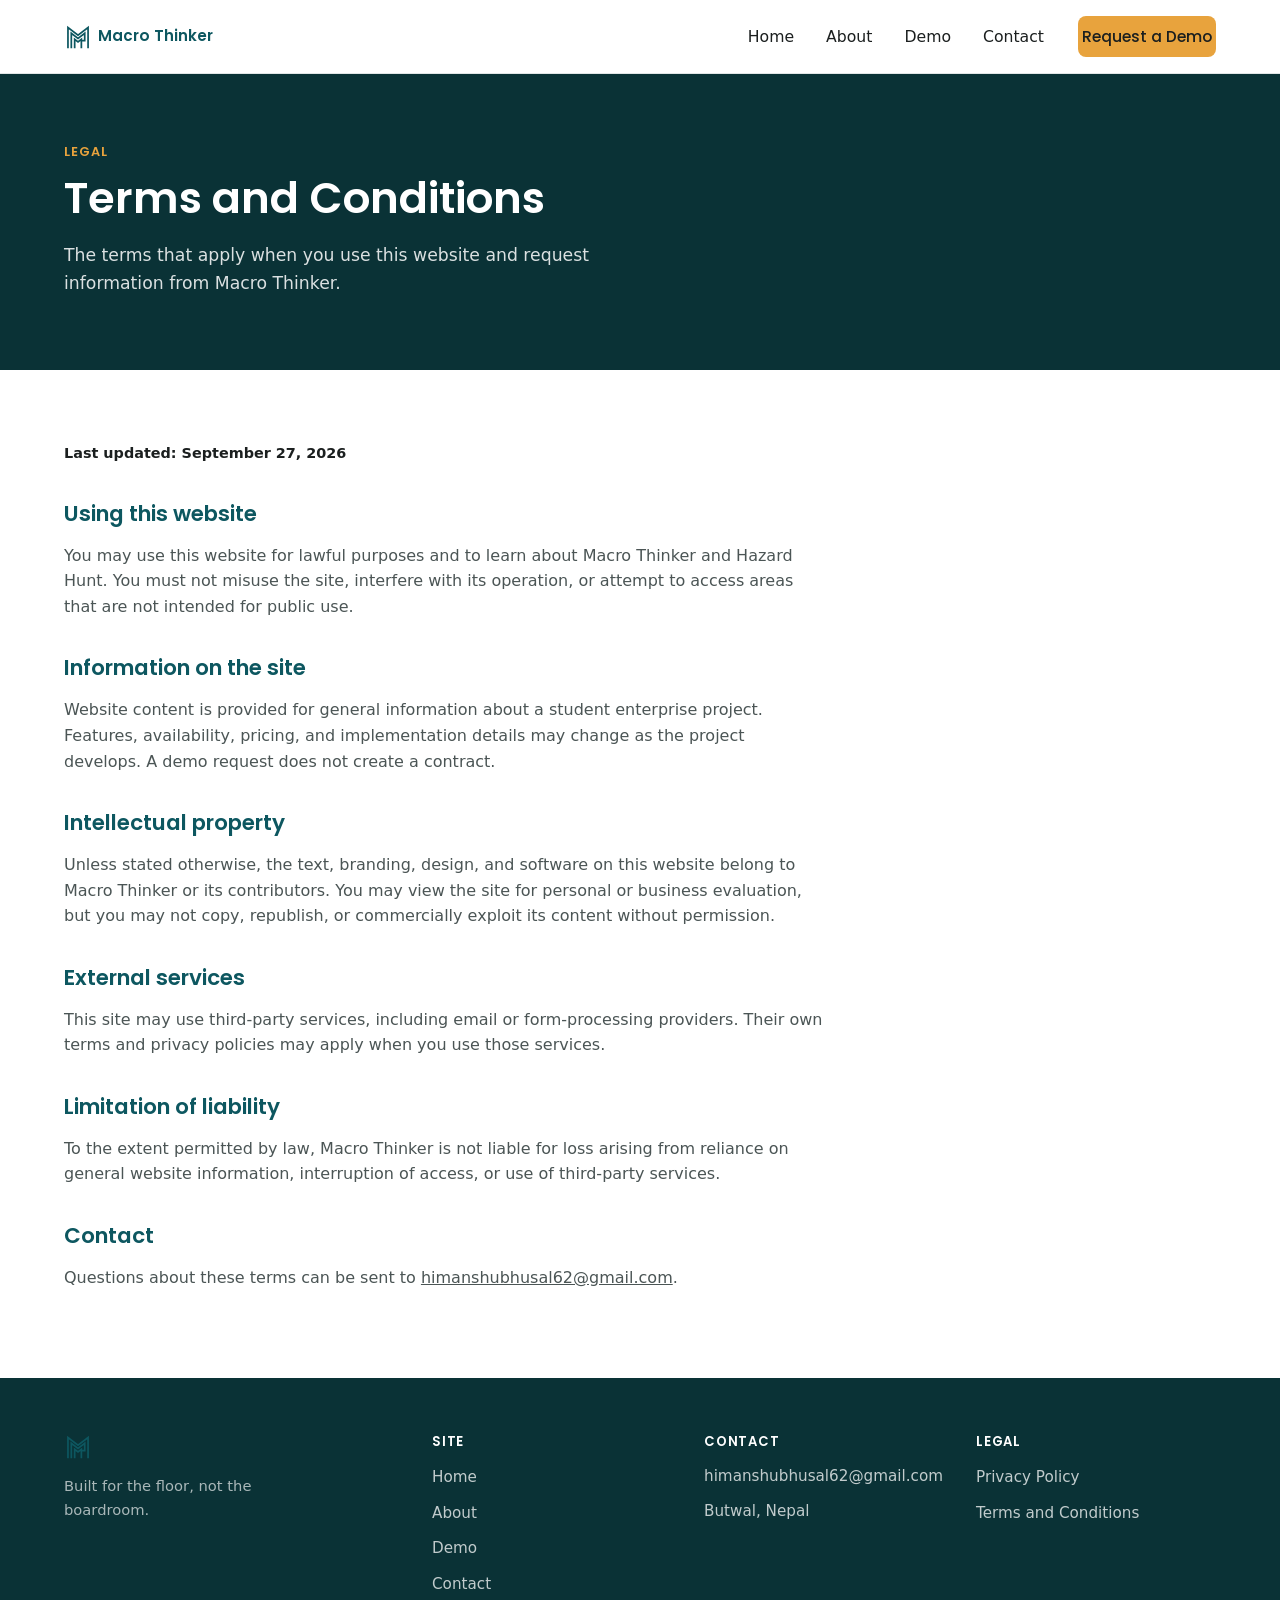
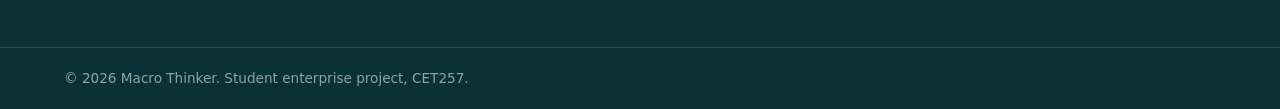
<file: terms-and-conditions.html>
<!doctype html>
<html lang="en">
  <head>
    <meta charset="UTF-8" />
    <meta name="viewport" content="width=device-width, initial-scale=1.0" />
    <title>Terms and Conditions | Macro Thinker</title>
    <meta
      name="description"
      content="Terms and Conditions for Macro Thinker and Hazard Hunt."
    />
    <link rel="icon" href="logo.svg" type="image/svg+xml" />
    <link rel="preconnect" href="https://fonts.googleapis.com" />
    <link rel="preconnect" href="https://fonts.gstatic.com" crossorigin />
    <link
      href="https://fonts.googleapis.com/css2?family=Poppins:wght@600;700&display=swap"
      rel="stylesheet"
    />
    <link rel="stylesheet" href="styles.css" />
  </head>
  <body>
    <header class="site-header">
      <div class="wrap">
        <a href="index.html" class="logo"
          ><img src="logo.svg" alt="" /><span>Macro Thinker</span></a
        >
        <nav class="main-nav" id="main-nav">
          <ul>
            <li><a href="index.html">Home</a></li>
            <li><a href="about.html">About</a></li>
            <li><a href="demo.html">Demo</a></li>
            <li><a href="contact.html">Contact</a></li>
          </ul>
          <a href="contact.html" class="btn btn-primary nav-cta"
            >Request a Demo</a
          >
        </nav>
        <button
          class="nav-toggle"
          id="nav-toggle"
          aria-label="Toggle navigation"
          aria-expanded="false"
          aria-controls="main-nav"
        >
          <span></span><span></span><span></span>
        </button>
      </div>
    </header>
    <main>
      <section class="hero hero--page">
        <div class="wrap">
          <div class="hero__copy">
            <span class="eyebrow">Legal</span>
            <h1>Terms and Conditions</h1>
            <p>
              The terms that apply when you use this website and request
              information from Macro Thinker.
            </p>
          </div>
        </div>
      </section>
      <section class="section">
        <div class="wrap legal-content">
          <p class="legal-updated">Last updated: September 27, 2026</p>
          <h2>Using this website</h2>
          <p>
            You may use this website for lawful purposes and to learn about
            Macro Thinker and Hazard Hunt. You must not misuse the site,
            interfere with its operation, or attempt to access areas that are
            not intended for public use.
          </p>
          <h2>Information on the site</h2>
          <p>
            Website content is provided for general information about a student
            enterprise project. Features, availability, pricing, and
            implementation details may change as the project develops. A demo
            request does not create a contract.
          </p>
          <h2>Intellectual property</h2>
          <p>
            Unless stated otherwise, the text, branding, design, and software on
            this website belong to Macro Thinker or its contributors. You may
            view the site for personal or business evaluation, but you may not
            copy, republish, or commercially exploit its content without
            permission.
          </p>
          <h2>External services</h2>
          <p>
            This site may use third-party services, including email or
            form-processing providers. Their own terms and privacy policies may
            apply when you use those services.
          </p>
          <h2>Limitation of liability</h2>
          <p>
            To the extent permitted by law, Macro Thinker is not liable for loss
            arising from reliance on general website information, interruption
            of access, or use of third-party services.
          </p>
          <h2>Contact</h2>
          <p>
            Questions about these terms can be sent to
            <a href="mailto:himanshubhusal62@gmail.com"
              >himanshubhusal62@gmail.com</a
            >.
          </p>
        </div>
      </section>
    </main>
    <footer class="site-footer">
      <div class="wrap">
        <div class="footer-grid">
          <div class="footer-brand">
            <a href="index.html" class="logo"><img src="logo.svg" alt="" /></a>
            <p>Built for the floor, not the boardroom.</p>
          </div>
          <div class="footer-col">
            <h4>Site</h4>
            <ul>
              <li><a href="index.html">Home</a></li>
              <li><a href="about.html">About</a></li>
              <li><a href="demo.html">Demo</a></li>
              <li><a href="contact.html">Contact</a></li>
            </ul>
          </div>
          <div class="footer-col">
            <h4>Contact</h4>
            <p>
              <a href="mailto:himanshubhusal62@gmail.com"
                >himanshubhusal62@gmail.com</a
              >
            </p>
            <p>Butwal, Nepal</p>
          </div>
          <div class="footer-col">
            <h4>Legal</h4>
            <ul>
              <li><a href="privacy-policy.html">Privacy Policy</a></li>
              <li>
                <a href="terms-and-conditions.html" aria-current="page"
                  >Terms and Conditions</a
                >
              </li>
            </ul>
          </div>
        </div>
      </div>
      <div class="footer-bottom">
        <div class="wrap">
          &copy; 2026 Macro Thinker. Student enterprise project, CET257.
        </div>
      </div>
    </footer>
    <script src="script.js"></script>
  </body>
</html>
</file>
<file: styles.css>
/* =========================================================
   MACRO THINKER — HAZARD HUNT SITE STYLES
   Table of contents:
   1. Custom properties / tokens
   2. Reset & base
   3. Typography helpers
   4. Layout utilities
   5. Header & navigation
   6. Buttons
   7. Hero sections
   8. Home: problem cards, how-it-works, comparison, CTA band
   9. About: quote block, team grid
   10. Demo: journey steps, video placeholder, role cards
   11. Contact: form + info cards
   12. Footer
   13. Responsive breakpoints
   ========================================================= */

/* ---------- 1. Custom properties / tokens ---------- */
:root {
  --teal: #0D5760;
  --teal-dark: #0A3236;
  --amber: #E8A33D;
  --paper: #F4F6F6;
  --white: #FFFFFF;
  --ink: #1B1F1F;
  --ink-soft: #4B5555;
  --border-soft: #E1E6E6;

  --font-heading: 'Poppins', system-ui, -apple-system, 'Segoe UI', Calibri, sans-serif;
  --font-body: system-ui, -apple-system, 'Segoe UI', Calibri, sans-serif;

  --max-width: 1200px;
  --radius: 10px;
  --transition: 180ms ease;
}

/* ---------- 2. Reset & base ---------- */
* {
  box-sizing: border-box;
}

html {
  scroll-behavior: smooth;
}

body {
  margin: 0;
  font-family: var(--font-body);
  color: var(--ink);
  background: var(--white);
  line-height: 1.6;
  -webkit-font-smoothing: antialiased;
}

img {
  max-width: 100%;
  display: block;
}

a {
  color: inherit;
}

button {
  font-family: inherit;
}

h1, h2, h3, h4 {
  font-family: var(--font-heading);
  font-weight: 600;
  line-height: 1.2;
  margin: 0 0 16px;
  color: var(--teal);
}

p {
  margin: 0 0 16px;
}

/* Visible keyboard focus for accessibility */
a:focus-visible,
button:focus-visible,
input:focus-visible,
textarea:focus-visible,
select:focus-visible {
  outline: 3px solid var(--amber);
  outline-offset: 2px;
}

@media (prefers-reduced-motion: reduce) {
  html {
    scroll-behavior: auto;
  }
  * {
    animation-duration: 0.01ms !important;
    transition-duration: 0.01ms !important;
  }
}

/* ---------- 3. Typography helpers ---------- */
.eyebrow {
  display: inline-block;
  font-family: var(--font-heading);
  font-size: 0.8rem;
  font-weight: 600;
  letter-spacing: 0.08em;
  text-transform: uppercase;
  color: var(--amber);
  margin-bottom: 10px;
}

.section-heading {
  max-width: 640px;
}

.section-heading h2 {
  font-size: clamp(1.6rem, 2.4vw, 2.1rem);
}

.lede {
  color: var(--ink-soft);
  font-size: 1.05rem;
  max-width: 620px;
}

.legal-content {
  max-width: 820px;
}

.legal-content h2 {
  font-size: 1.35rem;
  margin-top: 36px;
}

.legal-content p {
  color: var(--ink-soft);
  max-width: 760px;
}

.legal-content .legal-updated {
  color: var(--ink);
  font-size: 0.9rem;
  font-weight: 600;
}

/* ---------- 4. Layout utilities ---------- */
.wrap {
  max-width: var(--max-width);
  margin: 0 auto;
  padding: 0 24px;
}

.section {
  padding: 72px 0;
}

.section--tight {
  padding: 56px 0;
}

.section--paper {
  background: var(--paper);
}

.section--teal {
  background: var(--teal);
  color: var(--white);
}

.section--teal h2 {
  color: var(--white);
}

/* ---------- 5. Header & navigation ---------- */
.site-header {
  position: sticky;
  top: 0;
  z-index: 50;
  background: var(--white);
  border-bottom: 1px solid var(--border-soft);
}

.site-header .wrap {
  display: flex;
  align-items: center;
  justify-content: space-between;
  padding-top: 16px;
  padding-bottom: 16px;
  gap: 16px;
}

.logo {
  display: flex;
  align-items: center;
  gap: 8px;
  text-decoration: none;
  color: var(--teal);
  font-family: var(--font-heading);
  font-weight: 600;
  font-size: 0.95rem;
  white-space: nowrap;
}

.logo img {
  width: 26px;
  height: 26px;
  flex-shrink: 0;
}

.main-nav {
  display: flex;
  align-items: center;
  gap: 32px;
}

.main-nav ul {
  display: flex;
  gap: 28px;
  list-style: none;
  margin: 0;
  padding: 0;
}

.main-nav a {
  text-decoration: none;
  color: var(--ink);
  font-weight: 500;
  font-size: 0.98rem;
  padding: 6px 2px;
  border-bottom: 2px solid transparent;
  transition: color var(--transition), border-color var(--transition);
}

.main-nav a:hover {
  color: var(--teal);
}

.main-nav a[aria-current="page"] {
  color: var(--teal);
  border-bottom-color: var(--teal);
}

.nav-toggle {
  display: none;
  background: none;
  border: none;
  cursor: pointer;
  padding: 8px;
  gap: 4px;
  flex-direction: column;
}

.nav-toggle span {
  width: 24px;
  height: 2px;
  background: var(--ink);
  display: block;
  transition: transform var(--transition), opacity var(--transition);
}

.nav-toggle[aria-expanded="true"] span:nth-child(1) {
  transform: translateY(6px) rotate(45deg);
}

.nav-toggle[aria-expanded="true"] span:nth-child(2) {
  opacity: 0;
}

.nav-toggle[aria-expanded="true"] span:nth-child(3) {
  transform: translateY(-6px) rotate(-45deg);
}

/* ---------- 6. Buttons ---------- */
.btn {
  display: inline-block;
  font-family: var(--font-heading);
  font-weight: 600;
  font-size: 0.95rem;
  text-decoration: none;
  padding: 13px 24px;
  border-radius: 8px;
  border: 2px solid transparent;
  cursor: pointer;
  transition: background var(--transition), color var(--transition), border-color var(--transition), transform var(--transition);
  text-align: center;
}

.btn-primary {
  background: var(--amber);
  color: var(--teal-dark);
}

.btn-primary:hover {
  background: #d8912b;
}

.btn-outline {
  background: transparent;
  color: var(--white);
  border-color: rgba(255, 255, 255, 0.6);
}

.btn-outline:hover {
  border-color: var(--white);
  background: rgba(255, 255, 255, 0.08);
}

.btn-group {
  display: flex;
  gap: 14px;
  flex-wrap: wrap;
}

/* ---------- 7. Hero sections ---------- */
.hero {
  color: var(--white);
  padding: 88px 0;
}

.hero--home {
  background: linear-gradient(135deg, var(--teal) 0%, var(--teal-dark) 100%);
}

.hero--page {
  background: var(--teal-dark);
  padding: 64px 0 56px;
}

.hero .wrap {
  display: grid;
  gap: 48px;
  align-items: center;
}

.hero--home .wrap {
  grid-template-columns: 1.1fr 1fr;
}

.hero h1 {
  color: var(--white);
  font-size: clamp(2rem, 4vw, 2.7rem);
  margin-bottom: 18px;
}

.hero p {
  color: rgba(255, 255, 255, 0.85);
  font-size: 1.08rem;
  max-width: 540px;
}

/* Device mockup visual on home hero */
.scan-device {
  background: rgba(255, 255, 255, 0.06);
  border: 1px solid rgba(255, 255, 255, 0.14);
  border-radius: 14px;
  padding: 18px;
}

.scan-device__screen {
  position: relative;
  background: linear-gradient(160deg, #123f47, #0a2d31);
  border-radius: 8px;
  height: 260px;
  overflow: hidden;
}

.scan-device__label {
  position: absolute;
  top: 14px;
  left: 14px;
  background: rgba(0, 0, 0, 0.35);
  color: var(--white);
  font-size: 0.72rem;
  letter-spacing: 0.06em;
  text-transform: uppercase;
  padding: 6px 10px;
  border-radius: 6px;
}

.hazard-dot {
  position: absolute;
  width: 22px;
  height: 22px;
  border-radius: 50%;
  background: var(--amber);
  border: 3px solid rgba(255, 255, 255, 0.85);
}

.scan-device__caption {
  text-align: center;
  color: rgba(255, 255, 255, 0.7);
  font-size: 0.85rem;
  margin: 14px 0 0;
}

/* ---------- 8. Home sections ---------- */
.card-grid {
  display: grid;
  grid-template-columns: repeat(3, 1fr);
  gap: 24px;
  margin-top: 40px;
}

.card {
  background: var(--white);
  border: 1px solid var(--border-soft);
  border-radius: var(--radius);
  padding: 28px;
}

.card__icon {
  width: 44px;
  height: 44px;
  border-radius: 50%;
  background: var(--paper);
  display: flex;
  align-items: center;
  justify-content: center;
  margin-bottom: 18px;
}

.card__icon svg {
  width: 20px;
  height: 20px;
  stroke: var(--teal);
}

.card h3 {
  font-size: 1.1rem;
  margin-bottom: 10px;
}

.card p {
  color: var(--ink-soft);
  margin-bottom: 0;
  font-size: 0.97rem;
}

.steps-row {
  display: grid;
  grid-template-columns: repeat(4, 1fr);
  gap: 24px;
  margin-top: 40px;
}

.step {
  text-align: center;
}

.step__num {
  width: 40px;
  height: 40px;
  border-radius: 50%;
  background: var(--teal);
  color: var(--white);
  font-family: var(--font-heading);
  font-weight: 600;
  display: flex;
  align-items: center;
  justify-content: center;
  margin: 0 auto 16px;
}

.step h3 {
  font-size: 1.02rem;
  margin-bottom: 6px;
}

.step p {
  color: var(--ink-soft);
  font-size: 0.92rem;
  margin-bottom: 0;
}

.compare {
  display: grid;
  grid-template-columns: 1fr 1fr;
  gap: 0;
  margin-top: 40px;
  border-radius: var(--radius);
  overflow: hidden;
}

.compare__col {
  padding: 28px;
}

.compare__col--light {
  background: var(--paper);
}

.compare__col--dark {
  background: var(--teal);
  color: var(--white);
}

.compare__col h3 {
  font-size: 1.1rem;
  margin-bottom: 18px;
}

.compare__col--dark h3 {
  color: var(--white);
}

.compare__row {
  display: flex;
  justify-content: space-between;
  gap: 16px;
  padding: 12px 0;
  border-top: 1px solid rgba(0, 0, 0, 0.08);
  font-size: 0.92rem;
}

.compare__col--dark .compare__row {
  border-top-color: rgba(255, 255, 255, 0.16);
}

.compare__row:first-of-type {
  border-top: none;
}

.compare__label {
  font-weight: 600;
  letter-spacing: 0.04em;
  text-transform: uppercase;
  font-size: 0.76rem;
  white-space: nowrap;
  padding-top: 2px;
  color: var(--ink-soft);
}

.compare__col--dark .compare__label {
  color: rgba(255, 255, 255, 0.75);
}

.compare__value {
  text-align: right;
}

.cta-band {
  text-align: center;
}

.cta-band h2 {
  color: var(--white);
}

.cta-band p {
  color: rgba(255, 255, 255, 0.85);
  max-width: 520px;
  margin-left: auto;
  margin-right: auto;
}

.cta-band .btn {
  margin-top: 8px;
}

/* ---------- 9. About page ---------- */
.about-copy {
  display: grid;
  grid-template-columns: 1fr;
  gap: 32px;
  margin-top: 24px;
}

.quote-block {
  background: var(--paper);
  border-left: 4px solid var(--amber);
  border-radius: 0 var(--radius) var(--radius) 0;
  padding: 24px 28px;
  font-style: italic;
  font-size: 1.05rem;
  color: var(--ink);
}

.team-grid {
  display: grid;
  grid-template-columns: repeat(4, 1fr);
  gap: 28px;
  margin-top: 40px;
  text-align: center;
}

.team-member__avatar {
  width: 72px;
  height: 72px;
  border-radius: 50%;
  color: var(--white);
  font-family: var(--font-heading);
  font-weight: 600;
  font-size: 1.1rem;
  display: flex;
  align-items: center;
  justify-content: center;
  margin: 0 auto 14px;
}

.team-member__avatar--teal {
  background: var(--teal);
}

.team-member__avatar--amber {
  background: var(--amber);
}

.team-member h3 {
  font-size: 1.02rem;
  margin-bottom: 4px;
}

.team-member p {
  color: var(--ink-soft);
  font-size: 0.9rem;
  margin-bottom: 0;
}

/* ---------- 10. Demo page ---------- */
.journey-row {
  display: grid;
  grid-template-columns: repeat(5, 1fr);
  gap: 16px;
  margin-top: 40px;
  position: relative;
}

.journey-row::before {
  content: "";
  position: absolute;
  top: 20px;
  left: 10%;
  right: 10%;
  height: 1px;
  background: var(--border-soft);
  z-index: 0;
}

.journey-step {
  text-align: center;
  position: relative;
  z-index: 1;
}

.journey-step__num {
  width: 40px;
  height: 40px;
  border-radius: 50%;
  background: var(--teal);
  color: var(--white);
  font-family: var(--font-heading);
  font-weight: 600;
  display: flex;
  align-items: center;
  justify-content: center;
  margin: 0 auto 16px;
}

.journey-step h3 {
  font-size: 0.98rem;
  margin-bottom: 6px;
}

.journey-step p {
  color: var(--ink-soft);
  font-size: 0.88rem;
  margin-bottom: 0;
}

.demo-video-frame {
  background: var(--teal-dark);
  border-radius: var(--radius);
  aspect-ratio: 16 / 9;
  overflow: hidden;
  margin-top: 48px;
}

.demo-video {
  display: block;
  width: 100%;
  height: 100%;
  object-fit: cover;
}

.role-grid {
  display: grid;
  grid-template-columns: repeat(3, 1fr);
  gap: 24px;
  margin-top: 40px;
}

.role-card {
  background: var(--white);
  border: 1px solid var(--border-soft);
  border-radius: var(--radius);
  padding: 28px;
}

.role-badge {
  display: inline-block;
  background: var(--paper);
  color: var(--teal);
  font-size: 0.72rem;
  font-weight: 600;
  letter-spacing: 0.06em;
  text-transform: uppercase;
  padding: 5px 10px;
  border-radius: 6px;
  margin-bottom: 14px;
}

.role-card h3 {
  font-size: 1.08rem;
  margin-bottom: 10px;
}

.role-card p {
  color: var(--ink-soft);
  font-size: 0.95rem;
  margin-bottom: 0;
}

/* ---------- 11. Contact page ---------- */
.contact-layout {
  display: grid;
  grid-template-columns: 1.4fr 1fr;
  gap: 48px;
  margin-top: 8px;
}

.contact-form label {
  display: block;
  font-weight: 600;
  font-size: 0.92rem;
  margin-bottom: 6px;
}

.form-field {
  margin-bottom: 20px;
}

.form-field input,
.form-field select,
.form-field textarea {
  width: 100%;
  padding: 12px 14px;
  border: 1px solid var(--border-soft);
  border-radius: 8px;
  font-family: var(--font-body);
  font-size: 0.97rem;
  color: var(--ink);
  background: var(--white);
}

.form-field input:invalid[data-touched="true"],
.form-field.field-error input,
.form-field.field-error select,
.form-field.field-error textarea {
  border-color: #c0392b;
}

.field-error-msg {
  display: none;
  color: #c0392b;
  font-size: 0.82rem;
  margin-top: 6px;
}

.form-field.field-error .field-error-msg {
  display: block;
}

.form-field textarea {
  min-height: 120px;
  resize: vertical;
}

.form-note {
  color: var(--ink-soft);
  font-size: 0.88rem;
}

.form-status {
  margin-top: 16px;
  font-size: 0.92rem;
}

.info-cards {
  display: flex;
  flex-direction: column;
  gap: 16px;
}

.info-card {
  background: var(--paper);
  border-radius: var(--radius);
  padding: 20px 22px;
}

.info-card h3 {
  font-size: 1rem;
  margin-bottom: 6px;
}

.info-card p {
  color: var(--ink-soft);
  margin-bottom: 0;
  font-size: 0.95rem;
}

.info-card--dark {
  background: var(--teal);
  color: var(--white);
}

.info-card--dark h3 {
  color: var(--white);
}

.info-card--dark p {
  color: rgba(255, 255, 255, 0.85);
}

/* ---------- 12. Footer ---------- */
.site-footer {
  background: var(--teal-dark);
  color: rgba(255, 255, 255, 0.8);
  padding: 56px 0 0;
}

.footer-grid {
  display: grid;
  grid-template-columns: 1.4fr 1fr 1fr 1fr;
  gap: 32px;
  padding-bottom: 40px;
}

.footer-brand .logo {
  color: var(--white);
  margin-bottom: 14px;
}

.footer-brand p {
  color: rgba(255, 255, 255, 0.65);
  font-size: 0.92rem;
  max-width: 240px;
}

.footer-col h4 {
  color: var(--white);
  font-family: var(--font-heading);
  font-size: 0.82rem;
  letter-spacing: 0.06em;
  text-transform: uppercase;
  margin-bottom: 14px;
}

.footer-col ul {
  list-style: none;
  margin: 0;
  padding: 0;
}

.footer-col li {
  margin-bottom: 10px;
}

.footer-col a {
  text-decoration: none;
  color: rgba(255, 255, 255, 0.75);
  font-size: 0.95rem;
  transition: color var(--transition);
}

.footer-col a:hover {
  color: var(--white);
}

.footer-col p {
  color: rgba(255, 255, 255, 0.75);
  font-size: 0.95rem;
  margin-bottom: 10px;
}

.footer-bottom {
  border-top: 1px solid rgba(255, 255, 255, 0.12);
  padding: 20px 0;
  font-size: 0.85rem;
  color: rgba(255, 255, 255, 0.55);
}

/* ---------- 13. Responsive breakpoints ---------- */
@media (max-width: 1024px) {
  .card-grid,
  .steps-row,
  .role-grid {
    grid-template-columns: repeat(2, 1fr);
  }

  .team-grid {
    grid-template-columns: repeat(2, 1fr);
  }

  .journey-row {
    grid-template-columns: repeat(3, 1fr);
    row-gap: 32px;
  }

  .journey-row::before {
    display: none;
  }

  .contact-layout {
    grid-template-columns: 1fr;
  }
}

@media (max-width: 860px) {
  .hero--home .wrap {
    grid-template-columns: 1fr;
  }

  .hero--home .scan-device {
    max-width: 420px;
  }

  .compare {
    grid-template-columns: 1fr;
  }

  .footer-grid {
    grid-template-columns: 1fr 1fr;
  }
}

@media (max-width: 768px) {
  .main-nav {
    position: fixed;
    inset: 64px 0 0 0;
    background: var(--white);
    flex-direction: column;
    align-items: stretch;
    padding: 24px;
    transform: translateY(-12px);
    opacity: 0;
    pointer-events: none;
    transition: opacity var(--transition), transform var(--transition);
  }

  .main-nav.is-open {
    opacity: 1;
    transform: translateY(0);
    pointer-events: auto;
  }

  .main-nav ul {
    flex-direction: column;
    gap: 4px;
  }

  .main-nav a {
    display: block;
    padding: 12px 4px;
    border-bottom: 1px solid var(--border-soft);
  }

  .main-nav .btn {
    margin-top: 16px;
    display: block;
  }

  .nav-toggle {
    display: flex;
  }

  .card-grid,
  .steps-row,
  .role-grid,
  .team-grid {
    grid-template-columns: 1fr;
  }

  .journey-row {
    grid-template-columns: 1fr;
  }

  .footer-grid {
    grid-template-columns: 1fr;
  }
}

@media (max-width: 480px) {
  .hero {
    padding: 56px 0;
  }

  .section {
    padding: 48px 0;
  }

  .btn-group {
    flex-direction: column;
  }

  .btn-group .btn {
    width: 100%;
  }
}
</file>
